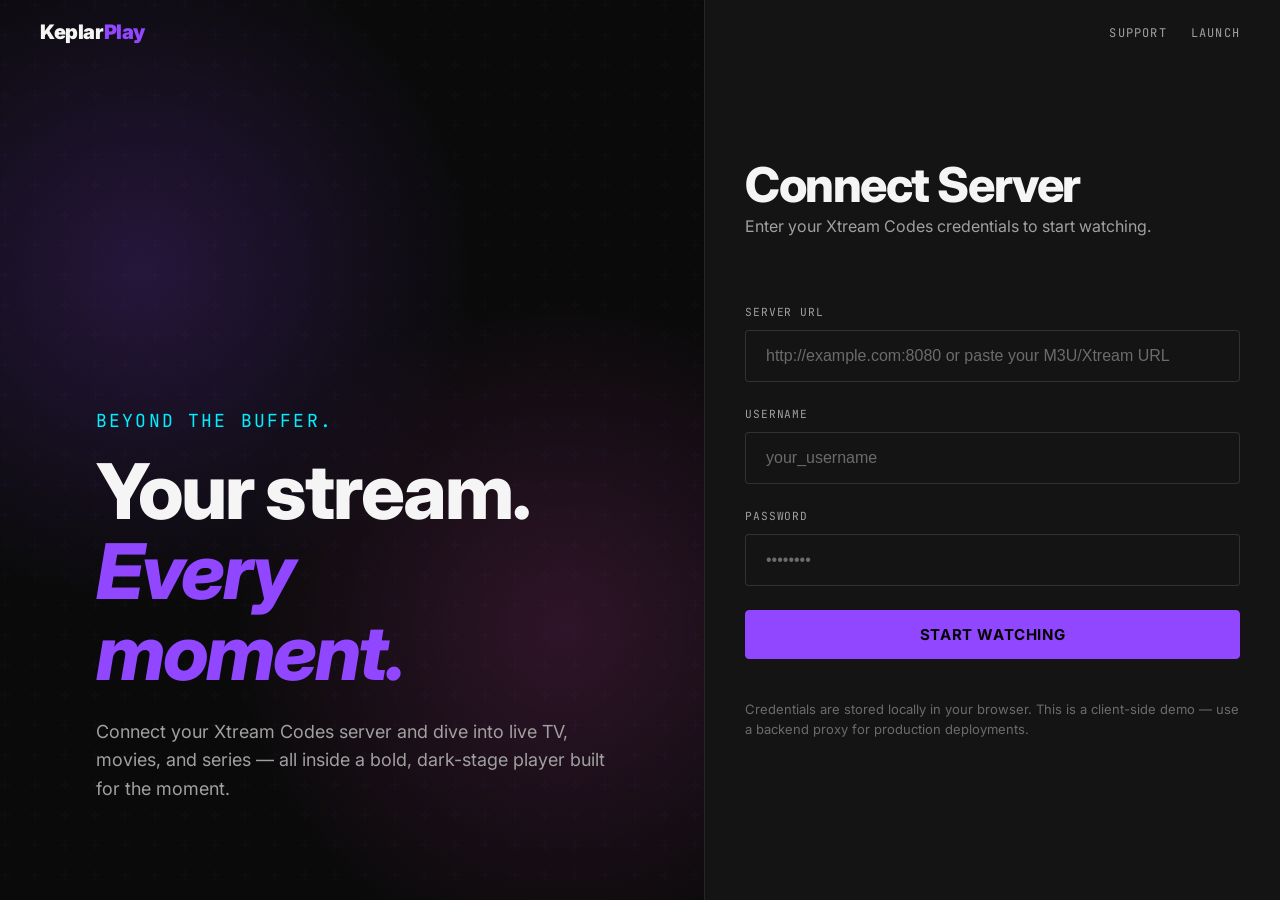
<file: index.html>
<!DOCTYPE html>
<html lang="en">
<head>
  <meta charset="UTF-8">
  <meta name="viewport" content="width=device-width, initial-scale=1.0">
  <title>KeplarPlay — Xtream IPTV Player</title>
  <meta name="description" content="A dark, cinematic Xtream IPTV player built with the Twitch Rivals aesthetic.">
  <meta name="theme-color" content="#0a0a0a">
  <meta name="apple-mobile-web-app-capable" content="yes">
  <meta name="apple-mobile-web-app-status-bar-style" content="black-translucent">
  <meta name="apple-mobile-web-app-title" content="KeplarPlay">
  <link rel="manifest" href="manifest.json">
  <link rel="apple-touch-icon" href="icons/icon-192.png">
  <link rel="icon" type="image/png" sizes="192x192" href="icons/icon-192.png">
  <link rel="preconnect" href="https://fonts.googleapis.com">
  <link rel="preconnect" href="https://fonts.gstatic.com" crossorigin>
  <link href="https://fonts.googleapis.com/css2?family=Inter:wght@400;500;600;700;800;900&family=JetBrains+Mono:wght@400;500&display=swap" rel="stylesheet">
  <link rel="stylesheet" href="css/base.css">
  <link rel="stylesheet" href="css/components.css">
  <link rel="stylesheet" href="css/pages.css">
  <meta http-equiv="Cache-Control" content="no-cache, no-store, must-revalidate">
  <meta http-equiv="Pragma" content="no-cache">
  <meta http-equiv="Expires" content="0">
</head>
<body>
  <nav class="nav">
    <a href="index.html" class="nav-logo">Keplar<span>Play</span></a>
    <ul class="nav-links">
      <li><a href="#">Support</a></li>
      <li><a href="app.html">Launch</a></li>
    </ul>
  </nav>

  <main class="login-page">
    <section class="login-hero">
      <div class="login-hero-content">
        <p class="section-label">Beyond the buffer.</p>
        <h1>Your stream. <br><em>Every moment.</em></h1>
        <p>Connect your Xtream Codes server and dive into live TV, movies, and series — all inside a bold, dark-stage player built for the moment.</p>
      </div>
    </section>

    <section class="login-form-panel">
      <h2>Connect Server</h2>
      <p class="login-subtitle">Enter your Xtream Codes credentials to start watching.</p>

      <div id="login-error" class="login-error"></div>

      <form id="login-form" autocomplete="off">
        <div class="form-group">
          <label class="form-label" for="serverUrl">Server URL</label>
          <input class="form-input" type="text" id="serverUrl" name="serverUrl" placeholder="http://example.com:8080 or paste your M3U/Xtream URL" required>
        </div>

        <div class="form-group">
          <label class="form-label" for="username">Username</label>
          <input class="form-input" type="text" id="username" name="username" placeholder="your_username" required>
        </div>

        <div class="form-group">
          <label class="form-label" for="password">Password</label>
          <input class="form-input" type="password" id="password" name="password" placeholder="••••••••" required>
        </div>

        <button type="submit" class="btn btn-primary" style="width: 100%;">
          <span>Start Watching</span>
        </button>
      </form>

      <p style="margin-top: var(--space-xl); font-size: 0.8125rem; color: var(--text-muted);">
        Credentials are stored locally in your browser. This is a client-side demo — use a backend proxy for production deployments.
      </p>
    </section>
  </main>

  <script type="module">
    import { initLogin } from './js/auth.js';
    initLogin();
  </script>
</body>
</html>
</file>
<file: css/base.css>
/* Twitch Rivals Aesthetic — Design Tokens & Base */

:root {
  /* Backgrounds */
  --bg-primary: #0a0a0a;
  --bg-surface: #141414;
  --bg-surface-alt: #1f1f1f;
  --bg-overlay: rgba(0, 0, 0, 0.65);

  /* Text */
  --text-primary: #f5f5f5;
  --text-secondary: #a0a0a0;
  --text-muted: #6b6b6b;

  /* Accent variables — overridable by settings */
  --accent-primary: #9146ff;
  --accent-secondary: #00f0ff;
  --accent-hot: #ff4fd8;
  --accent-warm: #ff9e2c;

  /* Legacy aliases kept for compatibility */
  --accent-purple: var(--accent-primary);
  --accent-magenta: var(--accent-hot);
  --accent-cyan: var(--accent-secondary);
  --accent-orange: var(--accent-warm);

  /* Gradients */
  --gradient-hero: linear-gradient(135deg, var(--accent-primary), var(--accent-hot), var(--accent-secondary));
  --gradient-glow: radial-gradient(circle at center, color-mix(in srgb, var(--accent-primary) 25%, transparent), transparent 60%);

  /* Spacing */
  --space-xs: 0.25rem;
  --space-sm: 0.5rem;
  --space-md: 1rem;
  --space-lg: 1.5rem;
  --space-xl: 2.5rem;
  --space-2xl: 4rem;
  --space-3xl: 6rem;

  /* Layout */
  --max-width: 1400px;
  --sidebar-width: 260px;

  /* Typography */
  --font-display: 'Inter', system-ui, -apple-system, BlinkMacSystemFont, sans-serif;
  --font-body: 'Inter', system-ui, -apple-system, BlinkMacSystemFont, sans-serif;
  --font-mono: 'JetBrains Mono', 'SF Mono', Consolas, monospace;

  /* Radius — sharp/squarish */
  --radius-sm: 4px;
  --radius-md: 6px;
  --radius-lg: 8px;
  --radius-pill: 4px;

  /* Borders */
  --border-subtle: rgba(255, 255, 255, 0.08);
  --border-medium: rgba(255, 255, 255, 0.12);
  --border-strong: rgba(255, 255, 255, 0.18);

  /* Transitions */
  --ease-smooth: cubic-bezier(0.25, 0.46, 0.45, 0.94);
  --transition-fast: 150ms var(--ease-smooth);
  --transition-base: 300ms var(--ease-smooth);
}

* {
  box-sizing: border-box;
  margin: 0;
  padding: 0;
}

html {
  scroll-behavior: smooth;
}

body {
  background-color: var(--bg-primary);
  color: var(--text-primary);
  font-family: var(--font-body);
  font-size: 16px;
  line-height: 1.6;
  min-height: 100vh;
  overflow-x: hidden;
}

/* Typography */
h1, h2, h3, h4, h5, h6 {
  font-family: var(--font-display);
  font-weight: 800;
  line-height: 1.05;
  letter-spacing: -0.03em;
  color: var(--text-primary);
}

h1 { font-size: clamp(2.5rem, 6vw, 5rem); }
h2 { font-size: clamp(1.75rem, 4vw, 3rem); }
h3 { font-size: clamp(1.25rem, 2.5vw, 1.75rem); }
h4 { font-size: 1.125rem; }

p {
  color: var(--text-secondary);
  max-width: 65ch;
}

a {
  color: var(--accent-primary);
  text-decoration: none;
  transition: color var(--transition-fast);
}

a:hover {
  color: var(--accent-secondary);
}

img {
  max-width: 100%;
  display: block;
}

/* Selection */
::selection {
  background: var(--accent-primary);
  color: #fff;
}

/* Scrollbar */
::-webkit-scrollbar {
  width: 8px;
  height: 8px;
}

::-webkit-scrollbar-track {
  background: var(--bg-surface);
}

::-webkit-scrollbar-thumb {
  background: var(--bg-surface-alt);
  border-radius: 0;
}

::-webkit-scrollbar-thumb:hover {
  background: var(--accent-primary);
}

/* Utility classes */
.text-gradient {
  background: var(--gradient-hero);
  -webkit-background-clip: text;
  -webkit-text-fill-color: transparent;
  background-clip: text;
}

.text-mono {
  font-family: var(--font-mono);
  text-transform: uppercase;
  letter-spacing: 0.1em;
  font-size: 0.75rem;
}

.glow-primary {
  box-shadow: 0 0 30px color-mix(in srgb, var(--accent-primary) 30%, transparent);
}

.visually-hidden {
  position: absolute;
  width: 1px;
  height: 1px;
  padding: 0;
  margin: -1px;
  overflow: hidden;
  clip: rect(0, 0, 0, 0);
  white-space: nowrap;
  border: 0;
}

/* Loading shimmer */
@keyframes shimmer {
  0% { background-position: -200% 0; }
  100% { background-position: 200% 0; }
}

.skeleton {
  background: linear-gradient(90deg, var(--bg-surface) 25%, var(--bg-surface-alt) 50%, var(--bg-surface) 75%);
  background-size: 200% 100%;
  animation: shimmer 1.5s infinite;
  border-radius: var(--radius-sm);
}
</file>
<file: css/components.css>
/* Twitch Rivals Aesthetic — Components */

/* Focus ring — arrow-pad / TV remote navigation */
:focus-visible,
.is-focused {
  outline: 2px solid var(--accent-primary);
  outline-offset: 2px;
  box-shadow: 0 0 16px color-mix(in srgb, var(--accent-primary) 40%, transparent);
  position: relative;
  z-index: 10;
}

/* Keep native focus invisible where we manage it ourselves */
.card:focus,
.guide-channel-col:focus,
.guide-program:focus,
.episode-item:focus {
  outline: none;
}

/* Buttons */
.btn {
  display: inline-flex;
  align-items: center;
  justify-content: center;
  gap: var(--space-sm);
  padding: 0.875rem 2rem;
  border: 1px solid transparent;
  border-radius: var(--radius-sm);
  font-family: var(--font-display);
  font-weight: 700;
  font-size: 0.9375rem;
  text-transform: uppercase;
  letter-spacing: 0.04em;
  cursor: pointer;
  transition: transform var(--transition-fast), box-shadow var(--transition-fast), background var(--transition-fast), border-color var(--transition-fast);
  white-space: nowrap;
}

.btn-primary {
  background: var(--accent-primary);
  color: #000;
  position: relative;
  overflow: hidden;
  border-color: var(--accent-primary);
}

.btn-primary::before {
  content: '';
  position: absolute;
  inset: 0;
  background: linear-gradient(135deg, var(--accent-hot), var(--accent-secondary));
  opacity: 0;
  transition: opacity var(--transition-fast);
}

.btn-primary span {
  position: relative;
  z-index: 1;
}

.btn-primary:hover {
  transform: translateY(-2px);
  box-shadow: 0 0 24px color-mix(in srgb, var(--accent-primary) 40%, transparent);
}

.btn-primary:hover::before {
  opacity: 1;
}

.btn-secondary {
  background: transparent;
  color: var(--text-primary);
  border-color: var(--border-medium);
}

.btn-secondary:hover {
  border-color: var(--accent-primary);
  color: var(--accent-secondary);
  box-shadow: 0 0 18px color-mix(in srgb, var(--accent-primary) 15%, transparent);
}

.btn-ghost {
  background: transparent;
  color: var(--text-secondary);
  border-color: transparent;
  padding: var(--space-sm) var(--space-md);
}

.btn-ghost:hover {
  color: var(--text-primary);
  background: var(--bg-surface-alt);
  border-color: var(--border-subtle);
}

.btn:disabled {
  opacity: 0.5;
  cursor: not-allowed;
  transform: none !important;
}

/* Forms */
.form-group {
  display: flex;
  flex-direction: column;
  gap: var(--space-sm);
  margin-bottom: var(--space-lg);
}

.form-label {
  font-family: var(--font-mono);
  text-transform: uppercase;
  letter-spacing: 0.08em;
  font-size: 0.7rem;
  color: var(--text-secondary);
}

.form-input {
  width: 100%;
  padding: 1rem 1.25rem;
  background: var(--bg-surface);
  border: 1px solid var(--border-medium);
  border-radius: var(--radius-sm);
  color: var(--text-primary);
  font-size: 1rem;
  transition: border-color var(--transition-fast), box-shadow var(--transition-fast);
}

.form-input:focus {
  outline: none;
  border-color: var(--accent-primary);
  box-shadow: 0 0 0 3px color-mix(in srgb, var(--accent-primary) 15%, transparent);
}

.form-input::placeholder {
  color: var(--text-muted);
}

/* Cards */
.card {
  position: relative;
  background: var(--bg-surface);
  border: 1px solid var(--border-subtle);
  border-radius: var(--radius-sm);
  overflow: hidden;
  transition: transform var(--transition-base), box-shadow var(--transition-base), border-color var(--transition-base);
  cursor: pointer;
}

.card:hover {
  transform: translateY(-4px);
  border-color: color-mix(in srgb, var(--accent-primary) 50%, var(--border-medium));
  box-shadow: 0 12px 40px rgba(0, 0, 0, 0.5), 0 0 28px color-mix(in srgb, var(--accent-primary) 10%, transparent);
}

.card-image {
  position: relative;
  aspect-ratio: 16 / 9;
  background: var(--bg-surface-alt);
  overflow: hidden;
}

.card-image img {
  position: relative;
  width: 100%;
  height: 100%;
  object-fit: cover;
  z-index: 1;
  transition: transform var(--transition-base), opacity var(--transition-base);
}

.card-image img.hidden {
  opacity: 0;
}

.card-image .image-placeholder {
  position: absolute;
  inset: 0;
  display: flex;
  align-items: center;
  justify-content: center;
  background: linear-gradient(135deg, var(--bg-surface), var(--bg-surface-alt));
  color: var(--text-muted);
  font-family: var(--font-mono);
  font-size: 0.75rem;
  text-transform: uppercase;
  letter-spacing: 0.08em;
  z-index: 0;
}

.card-image .image-placeholder svg {
  width: 2rem;
  height: 2rem;
}

.card:hover .card-image img {
  transform: scale(1.05);
}

.card-image::after {
  content: '';
  position: absolute;
  inset: 0;
  background: linear-gradient(to top, rgba(10, 10, 10, 0.85), transparent 55%);
  pointer-events: none;
  z-index: 2;
}

.card-badge {
  position: absolute;
  top: var(--space-md);
  left: var(--space-md);
  padding: 0.25rem 0.625rem;
  background: rgba(0, 0, 0, 0.7);
  border: 1px solid var(--border-medium);
  border-radius: var(--radius-sm);
  font-family: var(--font-mono);
  font-size: 0.65rem;
  text-transform: uppercase;
  letter-spacing: 0.08em;
  color: var(--accent-secondary);
  z-index: 2;
}

.favorite-btn {
  position: absolute;
  top: var(--space-md);
  right: var(--space-md);
  width: 2rem;
  height: 2rem;
  display: flex;
  align-items: center;
  justify-content: center;
  background: rgba(0, 0, 0, 0.6);
  border: 1px solid var(--border-medium);
  border-radius: var(--radius-sm);
  color: var(--text-secondary);
  cursor: pointer;
  z-index: 3;
  transition: all var(--transition-fast);
  opacity: 0;
}

.card:hover .favorite-btn {
  opacity: 1;
}

.favorite-btn:hover,
.favorite-btn.active {
  color: var(--accent-hot);
  border-color: var(--accent-hot);
  background: color-mix(in srgb, var(--accent-hot) 15%, transparent);
  opacity: 1;
}

.card-body {
  padding: var(--space-lg);
}

.card-title {
  font-size: 1rem;
  font-weight: 700;
  margin-bottom: var(--space-xs);
  white-space: nowrap;
  overflow: hidden;
  text-overflow: ellipsis;
}

.card-meta {
  font-size: 0.8125rem;
  color: var(--text-secondary);
}

/* Progress bar on cards */
.card-progress {
  position: absolute;
  bottom: 0;
  left: 0;
  right: 0;
  height: 3px;
  background: var(--bg-surface-alt);
  z-index: 4;
}

.card-progress-bar {
  height: 100%;
  background: var(--accent-primary);
  transition: width var(--transition-base);
}

/* Navigation */
.nav {
  position: fixed;
  top: 0;
  left: 0;
  right: 0;
  z-index: 100;
  display: flex;
  align-items: center;
  justify-content: space-between;
  padding: var(--space-md) var(--space-xl);
  background: transparent;
  transition: background var(--transition-base), backdrop-filter var(--transition-base);
}

.nav-scrolled {
  background: rgba(10, 10, 10, 0.85);
  backdrop-filter: blur(12px);
  border-bottom: 1px solid var(--border-subtle);
}

.nav-logo {
  font-family: var(--font-display);
  font-weight: 900;
  font-size: 1.25rem;
  letter-spacing: -0.02em;
  color: var(--text-primary);
}

.nav-logo span {
  color: var(--accent-primary);
}

.nav-links {
  display: flex;
  gap: var(--space-lg);
  list-style: none;
}

.nav-links a {
  font-family: var(--font-mono);
  text-transform: uppercase;
  font-size: 0.75rem;
  letter-spacing: 0.1em;
  color: var(--text-secondary);
  transition: color var(--transition-fast), text-shadow var(--transition-fast);
}

.nav-links a:hover,
.nav-links a.active {
  color: var(--accent-secondary);
  text-shadow: 0 0 12px color-mix(in srgb, var(--accent-secondary) 40%, transparent);
}

/* Section header */
.section-header {
  margin-bottom: var(--space-xl);
}

.section-label {
  font-family: var(--font-mono);
  text-transform: uppercase;
  letter-spacing: 0.12em;
  font-size: 0.7rem;
  color: var(--accent-primary);
  margin-bottom: var(--space-sm);
}

.section-title {
  margin-bottom: var(--space-sm);
}

.section-desc {
  color: var(--text-secondary);
  max-width: 60ch;
}

/* Search */
.search-bar {
  position: relative;
  width: 100%;
  min-width: 260px;
  max-width: 420px;
}

.search-bar input {
  width: 100%;
  min-width: 260px;
  padding: 0.875rem 1rem 0.875rem 2.75rem;
  background: var(--bg-surface);
  border: 1px solid var(--border-medium);
  border-radius: var(--radius-sm);
  color: var(--text-primary);
  font-size: 0.9375rem;
  transition: border-color var(--transition-fast), box-shadow var(--transition-fast);
}

.search-bar input:focus {
  outline: none;
  border-color: var(--accent-primary);
  box-shadow: 0 0 0 3px color-mix(in srgb, var(--accent-primary) 15%, transparent);
}

.search-bar input::placeholder {
  color: var(--text-muted);
}

.search-bar svg {
  position: absolute;
  left: 1rem;
  top: 50%;
  transform: translateY(-50%);
  width: 1.125rem;
  height: 1.125rem;
  color: var(--text-secondary);
  pointer-events: none;
}

/* Empty state */
.empty-state {
  display: flex;
  flex-direction: column;
  align-items: center;
  justify-content: center;
  padding: var(--space-3xl) var(--space-lg);
  text-align: center;
  color: var(--text-secondary);
}

.empty-state h3 {
  margin-bottom: var(--space-sm);
  color: var(--text-primary);
}

/* Toast */
.toast {
  position: fixed;
  bottom: var(--space-xl);
  right: var(--space-xl);
  padding: var(--space-md) var(--space-lg);
  background: var(--bg-surface);
  border: 1px solid var(--border-medium);
  border-radius: var(--radius-sm);
  border-left: 3px solid var(--accent-primary);
  color: var(--text-primary);
  z-index: 1000;
  transform: translateY(120%);
  transition: transform var(--transition-base);
}

.toast.show {
  transform: translateY(0);
}

.toast.error {
  border-left-color: var(--accent-hot);
}

.toast.success {
  border-left-color: var(--accent-secondary);
}
</file>
<file: css/pages.css>
/* Twitch Rivals Aesthetic — Page Layouts */

/* Login page */
.login-page {
  min-height: 100vh;
  display: grid;
  grid-template-columns: 1fr;
  position: relative;
  overflow: hidden;
}

@media (min-width: 1024px) {
  .login-page {
    grid-template-columns: 1.1fr 0.9fr;
  }
}

.login-hero {
  position: relative;
  display: flex;
  flex-direction: column;
  justify-content: flex-end;
  padding: var(--space-3xl);
  background:
    radial-gradient(circle at 20% 30%, color-mix(in srgb, var(--accent-primary) 20%, transparent), transparent 40%),
    radial-gradient(circle at 80% 70%, color-mix(in srgb, var(--accent-hot) 15%, transparent), transparent 40%),
    var(--bg-primary);
}

.login-hero::before {
  content: '';
  position: absolute;
  inset: 0;
  background: url("data:image/svg+xml,%3Csvg width='60' height='60' viewBox='0 0 60 60' xmlns='http://www.w3.org/2000/svg'%3E%3Cg fill='none' fill-rule='evenodd'%3E%3Cg fill='%239146ff' fill-opacity='0.05'%3E%3Cpath d='M36 34v-4h-2v4h-4v2h4v4h2v-4h4v-2h-4zm0-30V0h-2v4h-4v2h4v4h2V6h4V4h-4zM6 34v-4H4v4H0v2h4v4h2v-4h4v-2H6zM6 4V0H4v4H0v2h4v4h2V6h4V4H6z'/%3E%3C/g%3E%3C/g%3E%3C/svg%3E");
  opacity: 0.5;
  pointer-events: none;
}

.login-hero-content {
  position: relative;
  z-index: 1;
}

.login-hero .section-label {
  color: var(--accent-secondary);
  margin-bottom: var(--space-md);
}

.login-hero h1 {
  margin-bottom: var(--space-lg);
}

.login-hero h1 em {
  font-style: italic;
  color: var(--accent-primary);
}

.login-hero p {
  font-size: 1.125rem;
  max-width: 50ch;
}

.login-form-panel {
  display: flex;
  flex-direction: column;
  justify-content: center;
  padding: var(--space-3xl) var(--space-xl);
  background: var(--bg-surface);
  border-left: 1px solid var(--border-subtle);
}

.login-form-panel h2 {
  margin-bottom: var(--space-xs);
}

.login-subtitle {
  color: var(--text-secondary);
  margin-bottom: var(--space-2xl);
}

.login-error {
  padding: var(--space-md);
  margin-bottom: var(--space-lg);
  background: color-mix(in srgb, var(--accent-hot) 10%, transparent);
  border: 1px solid color-mix(in srgb, var(--accent-hot) 30%, transparent);
  border-left: 3px solid var(--accent-hot);
  border-radius: var(--radius-sm);
  color: var(--accent-hot);
  font-size: 0.875rem;
  display: none;
}

.login-error.show {
  display: block;
}

/* App shell */
.app-shell {
  display: grid;
  grid-template-columns: var(--sidebar-width) 1fr;
  min-height: 100vh;
}

@media (max-width: 1024px) {
  .app-shell {
    grid-template-columns: 1fr;
    grid-template-rows: auto 1fr;
  }
}

/* Sidebar */
.sidebar {
  position: sticky;
  top: 0;
  left: 0;
  width: var(--sidebar-width);
  height: 100vh;
  align-self: start;
  background: var(--bg-surface);
  border-right: 1px solid var(--border-subtle);
  padding: var(--space-xl);
  display: flex;
  flex-direction: column;
  z-index: 90;
  overflow-y: auto;
}

@media (max-width: 1024px) {
  .sidebar {
    position: relative;
    width: 100%;
    height: auto;
    border-right: none;
    border-bottom: 1px solid var(--border-subtle);
    flex-direction: row;
    align-items: center;
    justify-content: space-between;
    padding: var(--space-md) var(--space-lg);
    overflow-y: visible;
  }
}

.sidebar-logo {
  font-family: var(--font-display);
  font-weight: 900;
  font-size: 1.5rem;
  margin-bottom: var(--space-2xl);
  color: var(--text-primary);
}

.sidebar-logo span {
  color: var(--accent-primary);
}

@media (max-width: 1024px) {
  .sidebar-logo {
    margin-bottom: 0;
  }
}

.sidebar-nav {
  display: flex;
  flex-direction: column;
  gap: 2px;
  flex: 1;
}

@media (max-width: 1024px) {
  .sidebar-nav {
    flex-direction: row;
    gap: var(--space-sm);
  }
}

.sidebar-link {
  display: flex;
  align-items: center;
  gap: var(--space-md);
  padding: var(--space-md) var(--space-lg);
  border-radius: 0;
  color: var(--text-secondary);
  font-weight: 600;
  font-size: 0.9375rem;
  border-left: 3px solid transparent;
  transition: background var(--transition-fast), color var(--transition-fast), border-color var(--transition-fast);
}

.sidebar-link:hover {
  background: var(--bg-surface-alt);
  color: var(--text-primary);
}

.sidebar-link.active {
  background: var(--bg-surface-alt);
  color: var(--text-primary);
  border-left-color: var(--accent-primary);
}

@media (max-width: 1024px) {
  .sidebar-link {
    padding: var(--space-sm) var(--space-md);
    border-left: none;
    border-bottom: 3px solid transparent;
  }

  .sidebar-link.active {
    border-left-color: transparent;
    border-bottom-color: var(--accent-primary);
  }
}

.sidebar-footer {
  margin-top: auto;
  padding-top: var(--space-lg);
  border-top: 1px solid var(--border-subtle);
}

@media (max-width: 1024px) {
  .sidebar-footer {
    display: none;
  }
}

.account-info {
  font-size: 0.8125rem;
  color: var(--text-secondary);
  margin-bottom: var(--space-md);
}

.account-info strong {
  color: var(--text-primary);
  display: block;
  margin-bottom: var(--space-xs);
}

/* Main content */
.main-content {
  min-height: 100vh;
  padding: var(--space-xl);
  min-width: 0;
}

@media (max-width: 1024px) {
  .main-content {
    padding: var(--space-lg);
  }
}

.top-bar {
  display: flex;
  align-items: flex-end;
  justify-content: space-between;
  gap: var(--space-xl);
  margin-bottom: var(--space-xl);
}

.top-bar > div:first-child {
  flex: 1 1 auto;
  min-width: 0;
}

.top-bar .search-bar {
  flex: 0 0 auto;
  width: 100%;
  max-width: 360px;
}

.page-title {
  font-size: clamp(1.75rem, 3vw, 2.5rem) !important;
  line-height: 1.1;
  margin-bottom: var(--space-xs);
}

#page-desc {
  max-width: 70ch;
}

@media (max-width: 768px) {
  .top-bar {
    flex-direction: column;
    align-items: stretch;
    gap: var(--space-lg);
  }

  .top-bar .search-bar {
    max-width: 100%;
    min-width: unset;
  }

  .top-bar .search-bar input {
    min-width: unset;
  }

  .page-title {
    font-size: clamp(1.5rem, 6vw, 2rem) !important;
  }
}

/* Category tabs */
.category-tabs {
  position: relative;
  display: flex;
  gap: var(--space-sm);
  margin-bottom: var(--space-xl);
  overflow-x: auto;
  padding-bottom: var(--space-sm);
  scrollbar-width: thin;
  scrollbar-color: var(--bg-surface-alt) transparent;
}

.category-tabs::-webkit-scrollbar {
  height: 4px;
}

.category-tabs::-webkit-scrollbar-thumb {
  background: var(--bg-surface-alt);
  border-radius: 0;
}

.category-tab {
  flex: 0 0 auto;
  min-width: 80px;
  max-width: 240px;
  padding: 0.625rem 1.125rem;
  background: var(--bg-surface);
  border: 1px solid var(--border-subtle);
  border-radius: var(--radius-sm);
  color: var(--text-secondary);
  font-size: 0.8125rem;
  font-weight: 600;
  text-align: center;
  white-space: nowrap;
  overflow: hidden;
  text-overflow: ellipsis;
  cursor: pointer;
  transition: all var(--transition-fast);
}

.category-tab:hover {
  border-color: var(--accent-primary);
  color: var(--text-primary);
  background: var(--bg-surface-alt);
}

.category-tab.active {
  background: var(--accent-primary);
  border-color: var(--accent-primary);
  color: #000;
  box-shadow: 0 4px 18px color-mix(in srgb, var(--accent-primary) 25%, transparent);
}

/* Content grids */
.content-grid {
  display: grid;
  grid-template-columns: repeat(auto-fill, minmax(220px, 1fr));
  gap: var(--space-lg);
}

@media (min-width: 1600px) {
  .content-grid {
    grid-template-columns: repeat(auto-fill, minmax(260px, 1fr));
  }
}

/* Home page */
.home-section {
  margin-bottom: var(--space-2xl);
}

.home-section-title {
  font-size: 1.25rem;
  margin-bottom: var(--space-lg);
  display: flex;
  align-items: center;
  gap: var(--space-sm);
}

.home-section-title::before {
  content: '';
  display: block;
  width: 4px;
  height: 1.25rem;
  background: var(--accent-primary);
}

.home-hero {
  position: relative;
  padding: var(--space-2xl);
  margin-bottom: var(--space-2xl);
  background:
    linear-gradient(135deg, color-mix(in srgb, var(--accent-primary) 12%, transparent), transparent 50%),
    var(--bg-surface);
  border: 1px solid var(--border-subtle);
  border-left: 4px solid var(--accent-primary);
  overflow: hidden;
}

.home-hero-content {
  position: relative;
  z-index: 2;
  margin-bottom: var(--space-xl);
}

.home-hero h2 {
  font-size: clamp(1.5rem, 3vw, 2.25rem);
  margin-bottom: var(--space-sm);
}

.home-hero p {
  max-width: 70ch;
  margin-bottom: 0;
}

/* Home carousel */
.home-carousel {
  position: relative;
  margin: 0 calc(var(--space-2xl) * -1);
  padding: 0 var(--space-2xl);
  overflow-x: auto;
  scrollbar-width: thin;
  scrollbar-color: var(--bg-surface-alt) transparent;
  mask-image: linear-gradient(to right, transparent, #000 2%, #000 96%, transparent);
  -webkit-mask-image: linear-gradient(to right, transparent, #000 2%, #000 96%, transparent);
}

.home-carousel::-webkit-scrollbar {
  height: 4px;
}

.home-carousel::-webkit-scrollbar-thumb {
  background: var(--bg-surface-alt);
  border-radius: 0;
}

.home-carousel-track {
  display: flex;
  gap: var(--space-md);
  padding: var(--space-sm) 0;
}

.home-carousel-item {
  flex: 0 0 auto;
  width: 180px;
  cursor: pointer;
  transition: transform var(--transition-base);
}

.home-carousel-item:hover {
  transform: translateY(-6px);
}

.home-carousel-image {
  position: relative;
  width: 100%;
  aspect-ratio: 2 / 3;
  background: var(--bg-surface-alt);
  border-radius: var(--radius-sm);
  overflow: hidden;
  margin-bottom: var(--space-sm);
}

.home-carousel-image img {
  width: 100%;
  height: 100%;
  object-fit: cover;
  opacity: 0;
  transition: opacity var(--transition-base), transform var(--transition-base);
}

.home-carousel-image img.loaded {
  opacity: 1;
}

.home-carousel-image:hover img.loaded {
  transform: scale(1.05);
}

.home-carousel-gradient {
  position: absolute;
  inset: 0;
  background: linear-gradient(to top, color-mix(in srgb, var(--accent-primary) 60%, transparent), transparent 60%);
  pointer-events: none;
  z-index: 1;
}

.home-carousel-badge {
  position: absolute;
  top: var(--space-sm);
  left: var(--space-sm);
  padding: 0.2rem 0.5rem;
  background: rgba(0, 0, 0, 0.7);
  border: 1px solid var(--border-medium);
  border-radius: var(--radius-sm);
  font-family: var(--font-mono);
  font-size: 0.6rem;
  text-transform: uppercase;
  letter-spacing: 0.08em;
  color: var(--text-primary);
  z-index: 2;
}

.home-carousel-title {
  font-size: 0.875rem;
  font-weight: 600;
  color: var(--text-primary);
  white-space: nowrap;
  overflow: hidden;
  text-overflow: ellipsis;
}

@media (max-width: 768px) {
  .home-carousel {
    margin: 0 calc(var(--space-lg) * -1);
    padding: 0 var(--space-lg);
  }

  .home-carousel-item {
    width: 140px;
  }
}

/* EPG / TV Guide */
.guide-wrapper {
  display: flex;
  flex-direction: column;
  height: calc(100vh - 200px);
  min-height: 500px;
}

.guide-header {
  display: flex;
  align-items: center;
  justify-content: space-between;
  gap: var(--space-lg);
  margin-bottom: var(--space-lg);
  flex-wrap: wrap;
}

.guide-header .category-tabs {
  margin-bottom: 0;
  flex: 1;
}

.guide-now-btn {
  flex: 0 0 auto;
  padding: 0.625rem 1.25rem;
  font-size: 0.8125rem;
}

.guide-content {
  flex: 1;
  overflow: auto;
  background: var(--bg-surface);
  border: 1px solid var(--border-subtle);
  position: relative;
}

.guide-content > .content-grid {
  height: 100%;
  align-content: start;
  padding: var(--space-lg);
}

.guide-grid {
  position: relative;
  min-width: max-content;
  overflow-x: auto;
  overflow-y: auto;
  padding-bottom: var(--space-xl);
}

.guide-row {
  display: grid;
  grid-template-columns: 220px 1fr;
  min-width: max-content;
  border-bottom: 1px solid var(--border-subtle);
  position: relative;
}

.guide-row-header {
  position: sticky;
  top: 0;
  z-index: 10;
  background: var(--bg-surface);
  border-bottom: 1px solid var(--border-medium);
}

.guide-row-header .guide-channel-col {
  background: var(--bg-surface);
  border-right: 1px solid var(--border-medium);
  align-items: center;
  z-index: 15;
}

.guide-channel-col {
  position: sticky;
  left: 0;
  z-index: 5;
  display: flex;
  align-items: center;
  gap: var(--space-md);
  padding: var(--space-md) var(--space-lg);
  background: var(--bg-surface);
  border-right: 1px solid var(--border-subtle);
  min-width: 220px;
  max-width: 220px;
  cursor: pointer;
  transition: background var(--transition-fast);
}

.guide-channel-col:hover {
  background: var(--bg-surface-alt);
}

.guide-channel-col img {
  width: 40px;
  height: 40px;
  object-fit: contain;
  background: var(--bg-surface-alt);
  border-radius: var(--radius-sm);
  flex-shrink: 0;
}

.guide-channel-placeholder {
  width: 40px;
  height: 40px;
  background: var(--bg-surface-alt);
  border-radius: var(--radius-sm);
  flex-shrink: 0;
}

.guide-channel-name {
  font-weight: 700;
  font-size: 0.9375rem;
  color: var(--text-primary);
  white-space: nowrap;
  overflow: hidden;
  text-overflow: ellipsis;
}

.guide-timeline {
  position: relative;
  width: var(--guide-timeline-width, 720px);
  min-height: 72px;
}

.guide-time-marker {
  position: absolute;
  top: 0;
  bottom: 0;
  width: 1px;
  background: var(--border-subtle);
  pointer-events: none;
}

.guide-time-marker span {
  position: absolute;
  top: var(--space-sm);
  left: var(--space-sm);
  font-family: var(--font-mono);
  font-size: 0.65rem;
  text-transform: uppercase;
  letter-spacing: 0.08em;
  color: var(--text-muted);
  white-space: nowrap;
}

.guide-time-marker-hour {
  background: var(--border-medium);
}

.guide-now-line {
  position: absolute;
  top: 0;
  bottom: 0;
  width: 2px;
  background: var(--accent-hot);
  z-index: 8;
  pointer-events: none;
  box-shadow: 0 0 12px color-mix(in srgb, var(--accent-hot) 60%, transparent);
}

.guide-now-line::before {
  content: 'NOW';
  position: absolute;
  top: 0;
  left: 50%;
  transform: translateX(-50%);
  background: var(--accent-hot);
  color: #000;
  font-family: var(--font-mono);
  font-size: 0.55rem;
  font-weight: 700;
  padding: 0.125rem 0.375rem;
  letter-spacing: 0.08em;
}

.guide-program {
  position: absolute;
  top: var(--space-sm);
  bottom: var(--space-sm);
  background: var(--bg-surface-alt);
  border: 1px solid var(--border-subtle);
  border-left: 3px solid var(--border-medium);
  border-radius: 0;
  padding: var(--space-sm) var(--space-md);
  cursor: pointer;
  overflow: hidden;
  transition: border-color var(--transition-fast), background var(--transition-fast), transform var(--transition-fast);
  display: flex;
  flex-direction: column;
  justify-content: center;
  gap: var(--space-xs);
}

.guide-program:hover {
  border-color: var(--accent-primary);
  background: color-mix(in srgb, var(--accent-primary) 8%, var(--bg-surface-alt));
  transform: translateY(-1px);
  z-index: 4;
}

.guide-program-now {
  background: color-mix(in srgb, var(--accent-primary) 12%, var(--bg-surface-alt));
  border-left-color: var(--accent-primary);
  box-shadow: 0 0 20px color-mix(in srgb, var(--accent-primary) 12%, transparent);
}

.guide-program-now .guide-program-title {
  color: var(--text-primary);
}

.guide-program-title {
  font-weight: 700;
  font-size: 0.875rem;
  color: var(--text-primary);
  white-space: nowrap;
  overflow: hidden;
  text-overflow: ellipsis;
}

.guide-program-time {
  font-family: var(--font-mono);
  font-size: 0.65rem;
  text-transform: uppercase;
  letter-spacing: 0.08em;
  color: var(--text-muted);
  white-space: nowrap;
}

@media (max-width: 1024px) {
  .guide-wrapper {
    height: calc(100vh - 240px);
  }

  .guide-header {
    flex-direction: column;
    align-items: stretch;
    gap: var(--space-md);
  }

  .guide-header .category-tabs {
    margin-bottom: 0;
  }

  .guide-now-btn {
    width: 100%;
  }
}

@media (max-width: 768px) {
  .guide-row {
    grid-template-columns: 160px 1fr;
  }

  .guide-channel-col {
    min-width: 160px;
    max-width: 160px;
    padding: var(--space-sm) var(--space-md);
    gap: var(--space-sm);
  }

  .guide-channel-col img,
  .guide-channel-placeholder {
    width: 32px;
    height: 32px;
  }

  .guide-channel-name {
    font-size: 0.8125rem;
  }

  .guide-program {
    padding: var(--space-xs) var(--space-sm);
  }

  .guide-program-title {
    font-size: 0.75rem;
  }

  .guide-program-time {
    display: none;
  }
}

/* Player overlay page */
.player-page {
  position: fixed;
  inset: 0;
  z-index: 200;
  background: var(--bg-primary);
  display: grid;
  grid-template-rows: 1fr auto;
  opacity: 0;
  pointer-events: none;
  transition: opacity var(--transition-base);
}

.player-page.show {
  opacity: 1;
  pointer-events: auto;
}

.player-video-stage {
  position: relative;
  display: flex;
  align-items: center;
  justify-content: center;
  background: #000;
  overflow: hidden;
  cursor: pointer;
}

#video-player {
  width: 100%;
  height: 100%;
  max-height: 100vh;
  object-fit: contain;
}

/* Loader */
.player-loader {
  position: absolute;
  inset: 0;
  display: none;
  align-items: center;
  justify-content: center;
  background: rgba(0, 0, 0, 0.4);
  z-index: 5;
  pointer-events: none;
}

.loader-spinner {
  width: 48px;
  height: 48px;
  border: 3px solid var(--border-medium);
  border-top-color: var(--accent-primary);
  border-radius: 50%;
  animation: spin 0.8s linear infinite;
}

@keyframes spin {
  to { transform: rotate(360deg); }
}

/* Center play button */
.player-center-btn {
  position: absolute;
  top: 50%;
  left: 50%;
  transform: translate(-50%, -50%) scale(0.9);
  width: 80px;
  height: 80px;
  display: flex;
  align-items: center;
  justify-content: center;
  background: rgba(0, 0, 0, 0.6);
  border: 2px solid var(--text-primary);
  border-radius: 50%;
  color: var(--text-primary);
  cursor: pointer;
  z-index: 10;
  opacity: 0;
  pointer-events: none;
  transition: opacity var(--transition-base), transform var(--transition-base), background var(--transition-fast);
}

.player-center-btn.visible {
  opacity: 1;
  pointer-events: auto;
  transform: translate(-50%, -50%) scale(1);
}

.player-video-stage:hover .player-center-btn.visible,
.player-video-stage:not(.controls-hidden) .player-center-btn.visible {
  opacity: 1;
  pointer-events: auto;
  transform: translate(-50%, -50%) scale(1);
}

.player-center-btn:hover {
  background: var(--accent-primary);
  border-color: var(--accent-primary);
  color: #000;
}

.player-center-btn svg {
  width: 36px;
  height: 36px;
}

/* Top overlay */
.player-overlay-top {
  position: absolute;
  top: 0;
  left: 0;
  right: 0;
  display: flex;
  align-items: flex-start;
  justify-content: space-between;
  gap: var(--space-md);
  padding: var(--space-lg) var(--space-xl);
  background: linear-gradient(to bottom, rgba(0, 0, 0, 0.85), transparent);
  z-index: 10;
  opacity: 1;
  transition: opacity var(--transition-base);
}

.player-overlay-info {
  display: flex;
  align-items: center;
  gap: var(--space-md);
  min-width: 0;
}

.player-overlay-info h2 {
  font-size: 1.125rem;
  white-space: nowrap;
  overflow: hidden;
  text-overflow: ellipsis;
  max-width: 60vw;
}

/* Bottom controls */
.player-controls {
  position: absolute;
  bottom: 0;
  left: 0;
  right: 0;
  padding: var(--space-lg) var(--space-xl);
  background: linear-gradient(to top, rgba(0, 0, 0, 0.9), transparent);
  z-index: 10;
  opacity: 1;
  transition: opacity var(--transition-base);
}

.player-video-stage.controls-hidden .player-overlay-top,
.player-video-stage.controls-hidden .player-controls {
  opacity: 0;
  pointer-events: none;
}

.player-controls-row {
  display: flex;
  align-items: center;
  justify-content: space-between;
  gap: var(--space-md);
  margin-top: var(--space-md);
}

.player-controls-left,
.player-controls-right {
  display: flex;
  align-items: center;
  gap: var(--space-sm);
}

.player-meta {
  margin: 0 0 0 var(--space-sm);
  color: var(--text-secondary);
  font-size: 0.875rem;
  max-width: 40vw;
  white-space: nowrap;
  overflow: hidden;
  text-overflow: ellipsis;
}

/* Icon buttons */
.player-icon-btn {
  width: 40px;
  height: 40px;
  display: flex;
  align-items: center;
  justify-content: center;
  background: rgba(0, 0, 0, 0.4);
  border: 1px solid var(--border-medium);
  border-radius: var(--radius-sm);
  color: var(--text-primary);
  cursor: pointer;
  transition: background var(--transition-fast), border-color var(--transition-fast), color var(--transition-fast);
}

.player-icon-btn:hover {
  background: var(--accent-primary);
  border-color: var(--accent-primary);
  color: #000;
}

.player-icon-btn svg {
  width: 20px;
  height: 20px;
}

/* Volume */
.player-volume {
  display: flex;
  align-items: center;
  gap: var(--space-sm);
}

.player-volume-slider {
  width: 80px;
  height: 4px;
  -webkit-appearance: none;
  appearance: none;
  background: var(--border-medium);
  border-radius: 0;
  cursor: pointer;
}

.player-volume-slider::-webkit-slider-thumb {
  -webkit-appearance: none;
  width: 12px;
  height: 12px;
  background: var(--accent-primary);
  border-radius: 0;
  cursor: pointer;
}

.player-volume-slider::-moz-range-thumb {
  width: 12px;
  height: 12px;
  background: var(--accent-primary);
  border: none;
  border-radius: 0;
  cursor: pointer;
}

/* Progress bar */
.player-progress-area {
  display: flex;
  align-items: center;
  gap: var(--space-md);
}

.player-time {
  font-family: var(--font-mono);
  font-size: 0.75rem;
  color: var(--text-secondary);
  min-width: 40px;
  text-align: center;
}

.player-progress-track {
  position: relative;
  flex: 1;
  height: 6px;
  background: var(--border-medium);
  border-radius: 0;
  cursor: pointer;
  overflow: visible;
}

.player-progress-buffer {
  position: absolute;
  top: 0;
  left: 0;
  height: 100%;
  background: var(--text-muted);
  opacity: 0.5;
  pointer-events: none;
}

.player-progress-bar {
  position: absolute;
  top: 0;
  left: 0;
  height: 100%;
  background: var(--accent-primary);
  pointer-events: none;
}

.player-progress-thumb {
  position: absolute;
  top: 50%;
  left: 0;
  transform: translate(-50%, -50%);
  width: 14px;
  height: 14px;
  background: var(--text-primary);
  border: 2px solid var(--accent-primary);
  border-radius: 0;
  opacity: 0;
  transition: opacity var(--transition-fast), transform var(--transition-fast);
  pointer-events: none;
}

.player-progress-track:hover .player-progress-thumb,
.player-progress-track:active .player-progress-thumb {
  opacity: 1;
  transform: translate(-50%, -50%) scale(1.1);
}

.player-progress-track:hover .player-progress-bar,
.player-progress-track:active .player-progress-bar {
  background: var(--accent-secondary);
}

/* Player info / debug */
.player-info {
  padding: var(--space-md) var(--space-xl);
  background: var(--bg-surface);
  border-top: 1px solid var(--border-subtle);
}

.player-debug {
  padding: var(--space-md);
  background: var(--bg-primary);
  border: 1px solid var(--border-subtle);
  border-radius: var(--radius-sm);
  border-left: 3px solid var(--accent-primary);
  font-family: var(--font-mono);
  font-size: 0.75rem;
}

.debug-row {
  display: flex;
  gap: var(--space-md);
  padding: 0.25rem 0;
  border-bottom: 1px solid var(--border-subtle);
}

.debug-row:last-child {
  border-bottom: none;
}

.debug-row span {
  flex: 0 0 100px;
  color: var(--text-secondary);
}

.debug-row code {
  flex: 1;
  color: var(--text-primary);
  word-break: break-all;
}

#debug-error {
  color: var(--accent-hot);
}

@media (max-width: 768px) {
  .player-overlay-top,
  .player-controls {
    padding: var(--space-md);
  }

  .player-overlay-info h2 {
    font-size: 0.9375rem;
    max-width: 50vw;
  }

  .player-meta {
    display: none;
  }

  .player-volume-slider {
    width: 50px;
  }

  .player-center-btn {
    width: 64px;
    height: 64px;
  }

  .player-center-btn svg {
    width: 28px;
    height: 28px;
  }
}

/* Series episode list */
.episode-list {
  display: flex;
  flex-direction: column;
  gap: var(--space-sm);
  max-height: 400px;
  overflow-y: auto;
  padding-right: var(--space-sm);
}

.episode-item {
  display: flex;
  align-items: center;
  gap: var(--space-md);
  padding: var(--space-md);
  background: var(--bg-surface);
  border: 1px solid var(--border-subtle);
  border-radius: var(--radius-sm);
  cursor: pointer;
  transition: all var(--transition-fast);
}

.episode-item:hover {
  border-color: var(--accent-primary);
  background: var(--bg-surface-alt);
}

.episode-number {
  width: 2rem;
  height: 2rem;
  display: flex;
  align-items: center;
  justify-content: center;
  background: var(--bg-surface-alt);
  border-radius: var(--radius-sm);
  font-family: var(--font-mono);
  font-size: 0.875rem;
  color: var(--accent-secondary);
}

/* Modal */
.modal-overlay {
  position: fixed;
  inset: 0;
  background: rgba(0, 0, 0, 0.85);
  backdrop-filter: blur(4px);
  z-index: 300;
  display: flex;
  align-items: center;
  justify-content: center;
  padding: var(--space-lg);
  opacity: 0;
  pointer-events: none;
  transition: opacity var(--transition-base);
}

.modal-overlay.show {
  opacity: 1;
  pointer-events: auto;
}

.modal {
  background: var(--bg-surface);
  border: 1px solid var(--border-medium);
  border-radius: var(--radius-sm);
  width: 100%;
  max-width: 720px;
  max-height: 90vh;
  overflow: hidden;
  display: flex;
  flex-direction: column;
  transform: scale(0.96);
  transition: transform var(--transition-base);
}

.modal-overlay.show .modal {
  transform: scale(1);
}

.modal-header {
  display: flex;
  align-items: center;
  justify-content: space-between;
  padding: var(--space-lg) var(--space-xl);
  border-bottom: 1px solid var(--border-subtle);
}

.modal-body {
  padding: var(--space-xl);
  overflow-y: auto;
}

/* Settings page */
.settings-grid {
  display: grid;
  grid-template-columns: repeat(auto-fit, minmax(320px, 1fr));
  gap: var(--space-xl);
}

.settings-card {
  background: var(--bg-surface);
  border: 1px solid var(--border-subtle);
  border-radius: var(--radius-sm);
  padding: var(--space-xl);
}

.settings-card h3 {
  font-size: 1.125rem;
  margin-bottom: var(--space-md);
  padding-bottom: var(--space-md);
  border-bottom: 1px solid var(--border-subtle);
}

.accent-options {
  display: flex;
  gap: var(--space-md);
  flex-wrap: wrap;
}

.accent-option {
  width: 48px;
  height: 48px;
  border: 2px solid var(--border-medium);
  border-radius: var(--radius-sm);
  cursor: pointer;
  transition: transform var(--transition-fast), border-color var(--transition-fast);
}

.accent-option:hover {
  transform: scale(1.08);
}

.accent-option.active {
  border-color: var(--text-primary);
  box-shadow: 0 0 0 2px var(--bg-primary), 0 0 0 4px var(--text-primary);
}

.danger-zone {
  margin-top: var(--space-xl);
  padding-top: var(--space-xl);
  border-top: 1px solid var(--border-subtle);
}

.danger-zone h4 {
  color: var(--accent-hot);
  margin-bottom: var(--space-sm);
}

.danger-zone p {
  font-size: 0.875rem;
  margin-bottom: var(--space-md);
}
</file>
